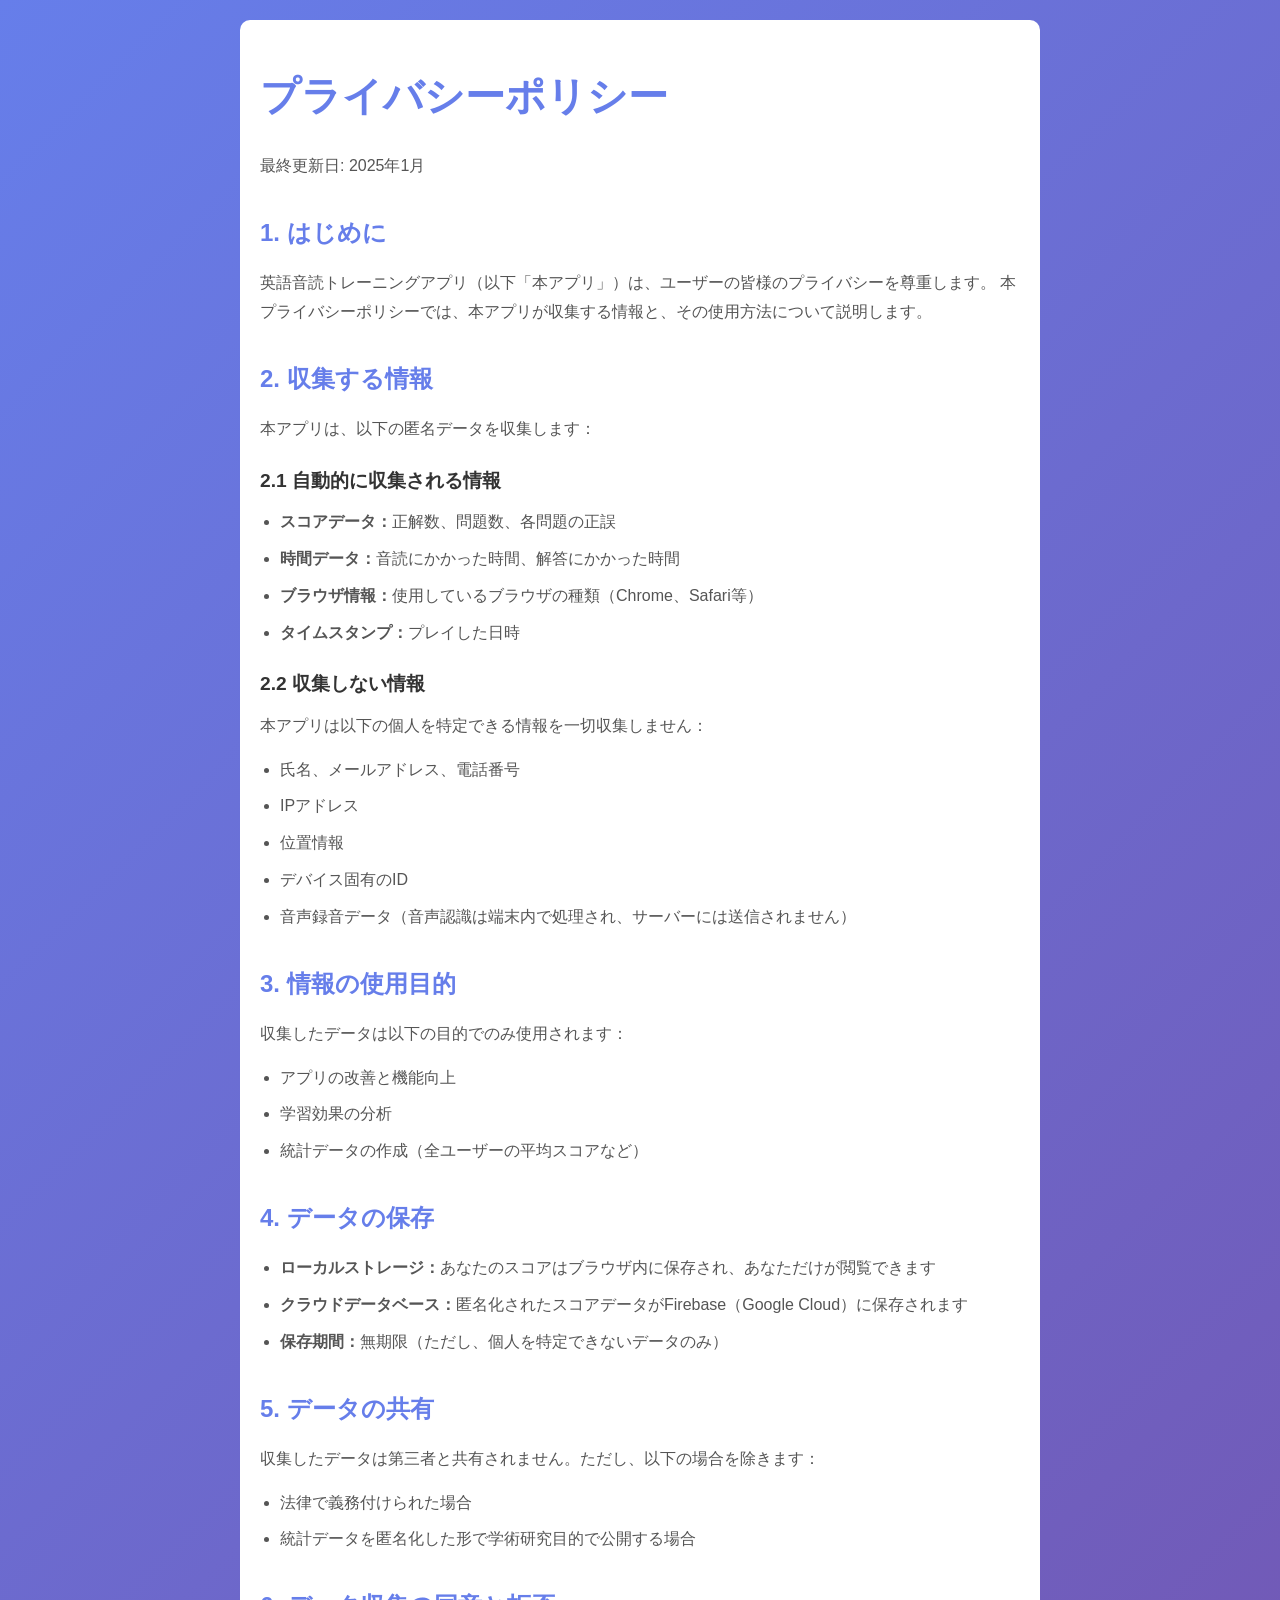
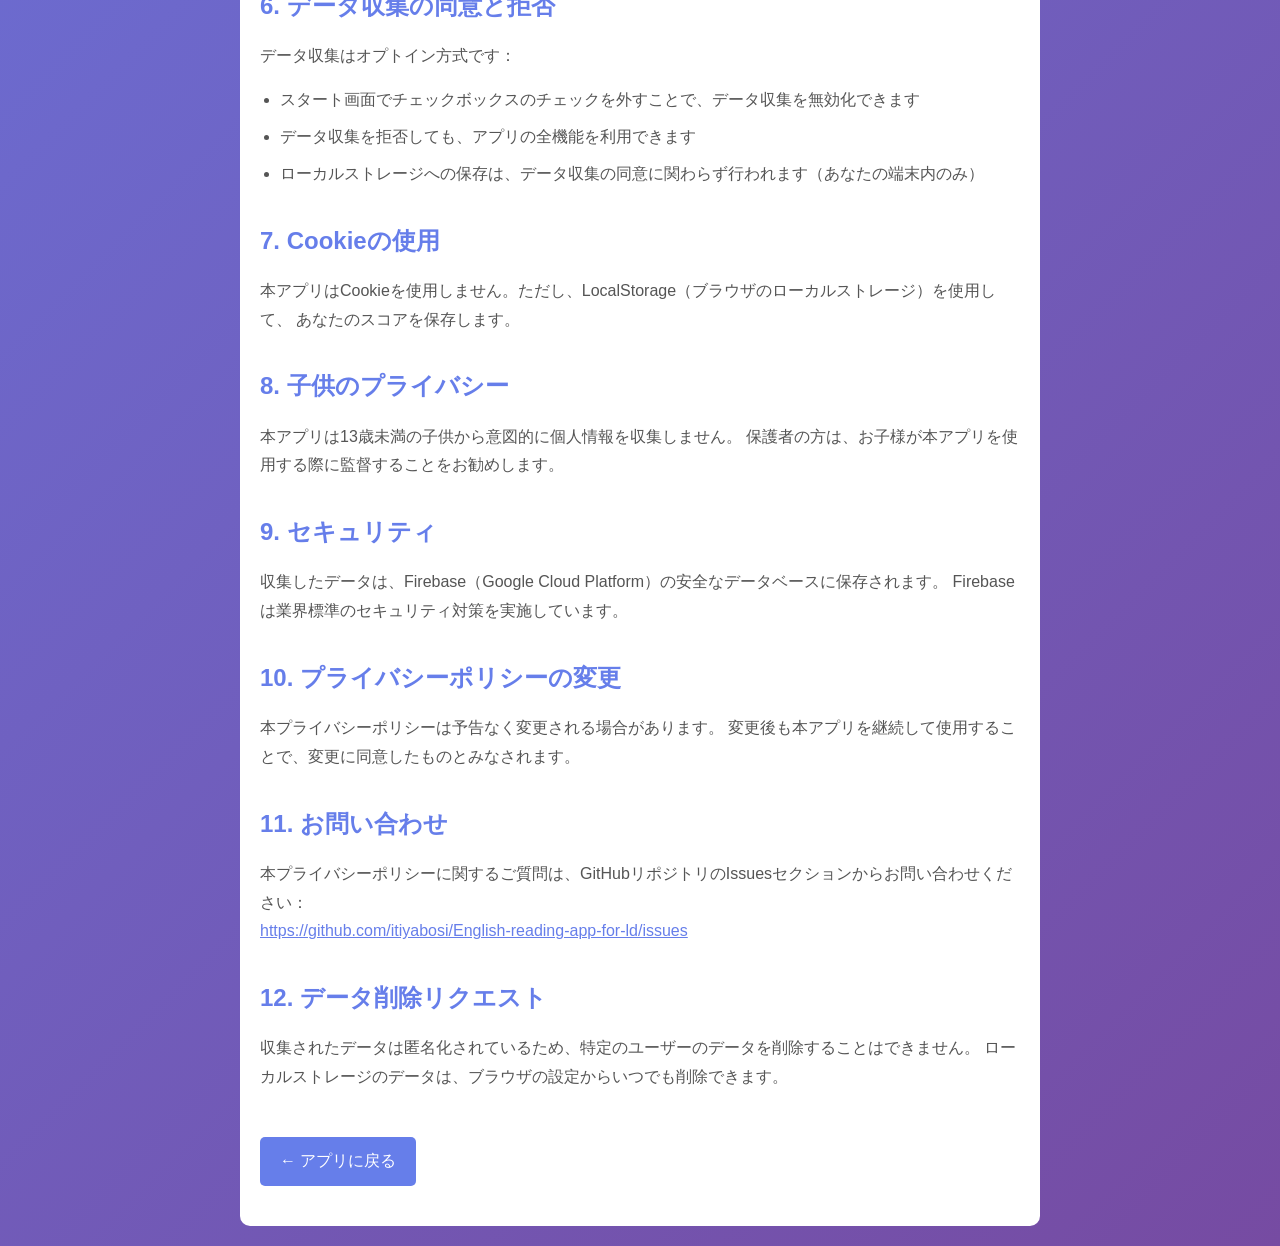
<file: privacy.html>
<!DOCTYPE html>
<html lang="ja">
<head>
    <meta charset="UTF-8">
    <meta name="viewport" content="width=device-width, initial-scale=1.0">
    <title>プライバシーポリシー - 英語音読トレーニング</title>
    <link rel="stylesheet" href="style.css">
    <style>
        .privacy-content {
            max-width: 800px;
            margin: 0 auto;
            padding: 40px 20px;
            background: white;
            border-radius: 10px;
            line-height: 1.8;
        }
        .privacy-content h1 {
            color: #667eea;
            margin-bottom: 20px;
        }
        .privacy-content h2 {
            color: #667eea;
            margin-top: 30px;
            margin-bottom: 15px;
            font-size: 1.5em;
        }
        .privacy-content h3 {
            color: #333;
            margin-top: 20px;
            margin-bottom: 10px;
            font-size: 1.2em;
        }
        .privacy-content p {
            color: #555;
            margin-bottom: 15px;
        }
        .privacy-content ul {
            margin-left: 20px;
            margin-bottom: 15px;
        }
        .privacy-content li {
            margin-bottom: 8px;
            color: #555;
        }
        .back-link {
            display: inline-block;
            margin-top: 30px;
            padding: 10px 20px;
            background: #667eea;
            color: white;
            text-decoration: none;
            border-radius: 5px;
            transition: all 0.3s;
        }
        .back-link:hover {
            background: #5568d3;
            transform: translateY(-2px);
        }
    </style>
</head>
<body style="background: linear-gradient(135deg, #667eea 0%, #764ba2 100%); min-height: 100vh; padding: 20px;">
    <div class="privacy-content">
        <h1>プライバシーポリシー</h1>
        <p>最終更新日: 2025年1月</p>

        <h2>1. はじめに</h2>
        <p>
            英語音読トレーニングアプリ（以下「本アプリ」）は、ユーザーの皆様のプライバシーを尊重します。
            本プライバシーポリシーでは、本アプリが収集する情報と、その使用方法について説明します。
        </p>

        <h2>2. 収集する情報</h2>
        <p>本アプリは、以下の匿名データを収集します：</p>

        <h3>2.1 自動的に収集される情報</h3>
        <ul>
            <li><strong>スコアデータ：</strong>正解数、問題数、各問題の正誤</li>
            <li><strong>時間データ：</strong>音読にかかった時間、解答にかかった時間</li>
            <li><strong>ブラウザ情報：</strong>使用しているブラウザの種類（Chrome、Safari等）</li>
            <li><strong>タイムスタンプ：</strong>プレイした日時</li>
        </ul>

        <h3>2.2 収集しない情報</h3>
        <p>本アプリは以下の個人を特定できる情報を一切収集しません：</p>
        <ul>
            <li>氏名、メールアドレス、電話番号</li>
            <li>IPアドレス</li>
            <li>位置情報</li>
            <li>デバイス固有のID</li>
            <li>音声録音データ（音声認識は端末内で処理され、サーバーには送信されません）</li>
        </ul>

        <h2>3. 情報の使用目的</h2>
        <p>収集したデータは以下の目的でのみ使用されます：</p>
        <ul>
            <li>アプリの改善と機能向上</li>
            <li>学習効果の分析</li>
            <li>統計データの作成（全ユーザーの平均スコアなど）</li>
        </ul>

        <h2>4. データの保存</h2>
        <ul>
            <li><strong>ローカルストレージ：</strong>あなたのスコアはブラウザ内に保存され、あなただけが閲覧できます</li>
            <li><strong>クラウドデータベース：</strong>匿名化されたスコアデータがFirebase（Google Cloud）に保存されます</li>
            <li><strong>保存期間：</strong>無期限（ただし、個人を特定できないデータのみ）</li>
        </ul>

        <h2>5. データの共有</h2>
        <p>
            収集したデータは第三者と共有されません。ただし、以下の場合を除きます：
        </p>
        <ul>
            <li>法律で義務付けられた場合</li>
            <li>統計データを匿名化した形で学術研究目的で公開する場合</li>
        </ul>

        <h2>6. データ収集の同意と拒否</h2>
        <p>
            データ収集はオプトイン方式です：
        </p>
        <ul>
            <li>スタート画面でチェックボックスのチェックを外すことで、データ収集を無効化できます</li>
            <li>データ収集を拒否しても、アプリの全機能を利用できます</li>
            <li>ローカルストレージへの保存は、データ収集の同意に関わらず行われます（あなたの端末内のみ）</li>
        </ul>

        <h2>7. Cookieの使用</h2>
        <p>
            本アプリはCookieを使用しません。ただし、LocalStorage（ブラウザのローカルストレージ）を使用して、
            あなたのスコアを保存します。
        </p>

        <h2>8. 子供のプライバシー</h2>
        <p>
            本アプリは13歳未満の子供から意図的に個人情報を収集しません。
            保護者の方は、お子様が本アプリを使用する際に監督することをお勧めします。
        </p>

        <h2>9. セキュリティ</h2>
        <p>
            収集したデータは、Firebase（Google Cloud Platform）の安全なデータベースに保存されます。
            Firebaseは業界標準のセキュリティ対策を実施しています。
        </p>

        <h2>10. プライバシーポリシーの変更</h2>
        <p>
            本プライバシーポリシーは予告なく変更される場合があります。
            変更後も本アプリを継続して使用することで、変更に同意したものとみなされます。
        </p>

        <h2>11. お問い合わせ</h2>
        <p>
            本プライバシーポリシーに関するご質問は、GitHubリポジトリのIssuesセクションからお問い合わせください：
            <br>
            <a href="https://github.com/itiyabosi/English-reading-app-for-ld/issues" target="_blank" style="color: #667eea;">
                https://github.com/itiyabosi/English-reading-app-for-ld/issues
            </a>
        </p>

        <h2>12. データ削除リクエスト</h2>
        <p>
            収集されたデータは匿名化されているため、特定のユーザーのデータを削除することはできません。
            ローカルストレージのデータは、ブラウザの設定からいつでも削除できます。
        </p>

        <a href="index.html" class="back-link">← アプリに戻る</a>
    </div>
</body>
</html>
</file>
<file: style.css>
/* リセットとベーススタイル */
* {
    margin: 0;
    padding: 0;
    box-sizing: border-box;
}

body {
    font-family: 'Segoe UI', Tahoma, Geneva, Verdana, sans-serif;
    background: linear-gradient(135deg, #667eea 0%, #764ba2 100%);
    min-height: 100vh;
    display: flex;
    justify-content: center;
    align-items: center;
    padding: 20px;
}

.container {
    background: white;
    border-radius: 20px;
    box-shadow: 0 20px 60px rgba(0, 0, 0, 0.3);
    max-width: 800px;
    width: 100%;
    padding: 40px;
    position: relative;
}

header {
    text-align: center;
    margin-bottom: 30px;
}

h1 {
    color: #667eea;
    font-size: 2.5em;
    margin-bottom: 10px;
}

.subtitle {
    color: #666;
    font-size: 1.1em;
}

/* 画面切り替え */
.screen {
    display: none;
}

.screen.active {
    display: block;
}

/* スタート画面 */
.welcome-box {
    text-align: left;
}

.welcome-box h2 {
    color: #333;
    margin-bottom: 20px;
}

.welcome-box h3 {
    color: #667eea;
    margin-top: 20px;
    margin-bottom: 10px;
}

.welcome-box ol {
    margin-left: 20px;
    margin-bottom: 30px;
    line-height: 1.8;
}

.welcome-box p {
    line-height: 1.6;
    color: #555;
    margin-bottom: 15px;
}

/* ボタン */
.btn {
    padding: 15px 40px;
    font-size: 1.1em;
    border: none;
    border-radius: 10px;
    cursor: pointer;
    transition: all 0.3s ease;
    font-weight: bold;
}

.btn-primary {
    background: linear-gradient(135deg, #667eea 0%, #764ba2 100%);
    color: white;
}

.btn-primary:hover {
    transform: translateY(-2px);
    box-shadow: 0 10px 20px rgba(102, 126, 234, 0.4);
}

.btn-primary:active {
    transform: translateY(0);
}

/* 進捗バー */
.progress-bar {
    width: 100%;
    height: 8px;
    background: #e0e0e0;
    border-radius: 10px;
    overflow: hidden;
    margin-bottom: 20px;
}

.progress-fill {
    height: 100%;
    background: linear-gradient(90deg, #667eea 0%, #764ba2 100%);
    transition: width 0.3s ease;
    width: 0%;
}

/* 問題情報 */
.question-info {
    display: flex;
    justify-content: space-between;
    align-items: center;
    margin-bottom: 30px;
    font-weight: bold;
    color: #333;
}

.timer {
    font-size: 1.3em;
    color: #667eea;
    font-family: 'Courier New', monospace;
}

/* 文章表示 */
.passage-box {
    margin-bottom: 30px;
}

.passage-box h2 {
    color: #333;
    font-size: 1.3em;
    margin-bottom: 20px;
}

.passage {
    background: #f8f9fa;
    padding: 30px;
    border-radius: 10px;
    font-size: 1.3em;
    line-height: 2;
    color: #222;
    border-left: 5px solid #667eea;
    letter-spacing: 0.5px;
}

/* 問題ボックス */
.question-box {
    margin-bottom: 25px;
}

.question-box h3 {
    color: #667eea;
    margin-bottom: 15px;
}

.question-text {
    font-size: 1.2em;
    color: #333;
    line-height: 1.6;
}

/* 選択肢 */
.choices {
    display: flex;
    flex-direction: column;
    gap: 15px;
    margin-bottom: 20px;
}

.choice-btn {
    padding: 20px;
    font-size: 1.1em;
    text-align: left;
    background: white;
    border: 2px solid #ddd;
    border-radius: 10px;
    cursor: pointer;
    transition: all 0.3s ease;
}

.choice-btn:hover {
    border-color: #667eea;
    background: #f8f9fa;
    transform: translateX(5px);
}

.choice-btn.selected {
    border-color: #667eea;
    background: #e8ebff;
}

.choice-btn.correct {
    border-color: #28a745;
    background: #d4edda;
}

.choice-btn.incorrect {
    border-color: #dc3545;
    background: #f8d7da;
}

.choice-btn:disabled {
    cursor: not-allowed;
}

/* フィードバック */
.feedback {
    padding: 20px;
    border-radius: 10px;
    margin-top: 20px;
    font-size: 1.1em;
    text-align: center;
}

.feedback.correct {
    background: #d4edda;
    color: #155724;
    border: 2px solid #28a745;
}

.feedback.incorrect {
    background: #f8d7da;
    color: #721c24;
    border: 2px solid #dc3545;
}

/* フェーズ切り替え */
.phase {
    animation: fadeIn 0.5s ease;
}

.phase.hidden {
    display: none;
}

@keyframes fadeIn {
    from {
        opacity: 0;
        transform: translateY(20px);
    }
    to {
        opacity: 1;
        transform: translateY(0);
    }
}

/* 結果画面 */
.result-box {
    text-align: center;
}

.result-box h2 {
    color: #333;
    margin-bottom: 30px;
    font-size: 2em;
}

.score-display {
    display: grid;
    grid-template-columns: repeat(auto-fit, minmax(200px, 1fr));
    gap: 20px;
    margin-bottom: 30px;
}

.score-item {
    background: #f8f9fa;
    padding: 20px;
    border-radius: 10px;
    border: 2px solid #667eea;
}

.score-item h3 {
    color: #667eea;
    font-size: 1em;
    margin-bottom: 10px;
}

.score-value {
    font-size: 2em;
    font-weight: bold;
    color: #333;
}

.result-details {
    text-align: left;
    margin-bottom: 30px;
    max-height: 300px;
    overflow-y: auto;
}

.result-item {
    background: #f8f9fa;
    padding: 15px;
    border-radius: 8px;
    margin-bottom: 10px;
    border-left: 4px solid #667eea;
}

.result-item.correct {
    border-left-color: #28a745;
}

.result-item.incorrect {
    border-left-color: #dc3545;
}

.result-item-header {
    font-weight: bold;
    margin-bottom: 5px;
}

.result-item-time {
    font-size: 0.9em;
    color: #666;
}

/* 指示テキスト */
.instruction {
    text-align: center;
    color: #667eea;
    font-style: italic;
    margin-top: 15px;
}

/* ローディング */
.loading {
    position: absolute;
    top: 0;
    left: 0;
    right: 0;
    bottom: 0;
    background: rgba(255, 255, 255, 0.95);
    display: flex;
    flex-direction: column;
    justify-content: center;
    align-items: center;
    border-radius: 20px;
}

.loading.hidden {
    display: none;
}

.spinner {
    width: 50px;
    height: 50px;
    border: 5px solid #f3f3f3;
    border-top: 5px solid #667eea;
    border-radius: 50%;
    animation: spin 1s linear infinite;
}

@keyframes spin {
    0% { transform: rotate(0deg); }
    100% { transform: rotate(360deg); }
}

.loading p {
    margin-top: 20px;
    color: #667eea;
    font-size: 1.1em;
}

/* セカンダリボタン */
.btn-secondary {
    background: white;
    color: #667eea;
    border: 2px solid #667eea;
}

.btn-secondary:hover {
    background: #667eea;
    color: white;
    transform: translateY(-2px);
    box-shadow: 0 10px 20px rgba(102, 126, 234, 0.4);
}

.btn-secondary:active {
    transform: translateY(0);
}

/* 危険ボタン */
.btn-danger {
    background: white;
    color: #dc3545;
    border: 2px solid #dc3545;
}

.btn-danger:hover {
    background: #dc3545;
    color: white;
    transform: translateY(-2px);
    box-shadow: 0 10px 20px rgba(220, 53, 69, 0.4);
}

.btn-danger:active {
    transform: translateY(0);
}

/* スコア履歴リスト */
.history-list {
    text-align: left;
    margin-bottom: 30px;
    max-height: 500px;
    overflow-y: auto;
}

.history-item {
    background: #f8f9fa;
    padding: 20px;
    border-radius: 10px;
    margin-bottom: 15px;
    border: 2px solid #667eea;
}

.history-item-header {
    display: flex;
    justify-content: space-between;
    align-items: center;
    margin-bottom: 15px;
    font-weight: bold;
    color: #333;
}

.history-item-date {
    font-size: 1.1em;
    color: #667eea;
}

.history-item-score {
    font-size: 1.2em;
}

.history-item-stats {
    display: grid;
    grid-template-columns: repeat(auto-fit, minmax(150px, 1fr));
    gap: 10px;
    margin-top: 10px;
}

.history-stat {
    background: white;
    padding: 10px;
    border-radius: 5px;
    text-align: center;
}

.history-stat-label {
    font-size: 0.9em;
    color: #666;
    margin-bottom: 5px;
}

.history-stat-value {
    font-size: 1.2em;
    font-weight: bold;
    color: #667eea;
}

.empty-history {
    text-align: center;
    padding: 40px;
    color: #666;
    font-size: 1.1em;
}

/* 音声認識関連のスタイル */
.recognition-status {
    background: #e8f4f8;
    border: 2px solid #17a2b8;
    border-radius: 10px;
    padding: 20px;
    margin: 20px 0;
}

.recognition-indicator {
    display: flex;
    align-items: center;
    gap: 10px;
    margin-bottom: 10px;
    font-size: 1.1em;
    color: #17a2b8;
    font-weight: bold;
}

.mic-icon {
    font-size: 1.5em;
    animation: pulse 1.5s ease-in-out infinite;
}

@keyframes pulse {
    0%, 100% {
        transform: scale(1);
        opacity: 1;
    }
    50% {
        transform: scale(1.1);
        opacity: 0.7;
    }
}

.recognized-text {
    background: white;
    padding: 15px;
    border-radius: 8px;
    min-height: 50px;
    font-size: 1.1em;
    color: #333;
    line-height: 1.6;
}

.recognition-result {
    background: #f8f9fa;
    border: 2px solid #667eea;
    border-radius: 10px;
    padding: 20px;
    margin: 20px 0;
}

.recognition-result h3 {
    color: #667eea;
    margin-bottom: 15px;
}

.comparison-display {
    background: white;
    padding: 20px;
    border-radius: 8px;
    font-size: 1.2em;
    line-height: 2;
    margin-bottom: 15px;
}

.word {
    display: inline;
    padding: 2px 4px;
    margin: 0 2px;
    border-radius: 3px;
    transition: all 0.3s ease;
}

.word.correct {
    background: #d4edda;
    color: #155724;
}

.word.incorrect {
    background: #f8d7da;
    color: #721c24;
    text-decoration: line-through;
    font-weight: bold;
}

.word.missing {
    background: #fff3cd;
    color: #856404;
    border: 2px dashed #ffc107;
}

.word.self-corrected {
    background: #d1ecf1;
    color: #0c5460;
    border: 2px solid #17a2b8;
}

.word.self-corrected sup {
    color: #28a745;
    font-weight: bold;
    margin-left: 2px;
}

.recognition-feedback {
    padding: 15px;
    border-radius: 8px;
    text-align: center;
    font-size: 1.1em;
}

.recognition-feedback.excellent {
    background: #d4edda;
    color: #155724;
    border: 2px solid #28a745;
}

.recognition-feedback.good {
    background: #d1ecf1;
    color: #0c5460;
    border: 2px solid #17a2b8;
}

.recognition-feedback.needs-improvement {
    background: #fff3cd;
    color: #856404;
    border: 2px solid #ffc107;
}

/* レスポンシブ */
@media (max-width: 600px) {
    .container {
        padding: 20px;
    }

    h1 {
        font-size: 1.8em;
    }

    .passage {
        font-size: 1.1em;
        padding: 20px;
    }

    .score-display {
        grid-template-columns: 1fr;
    }

    .btn {
        padding: 12px 25px;
        font-size: 1em;
    }
}
</file>
